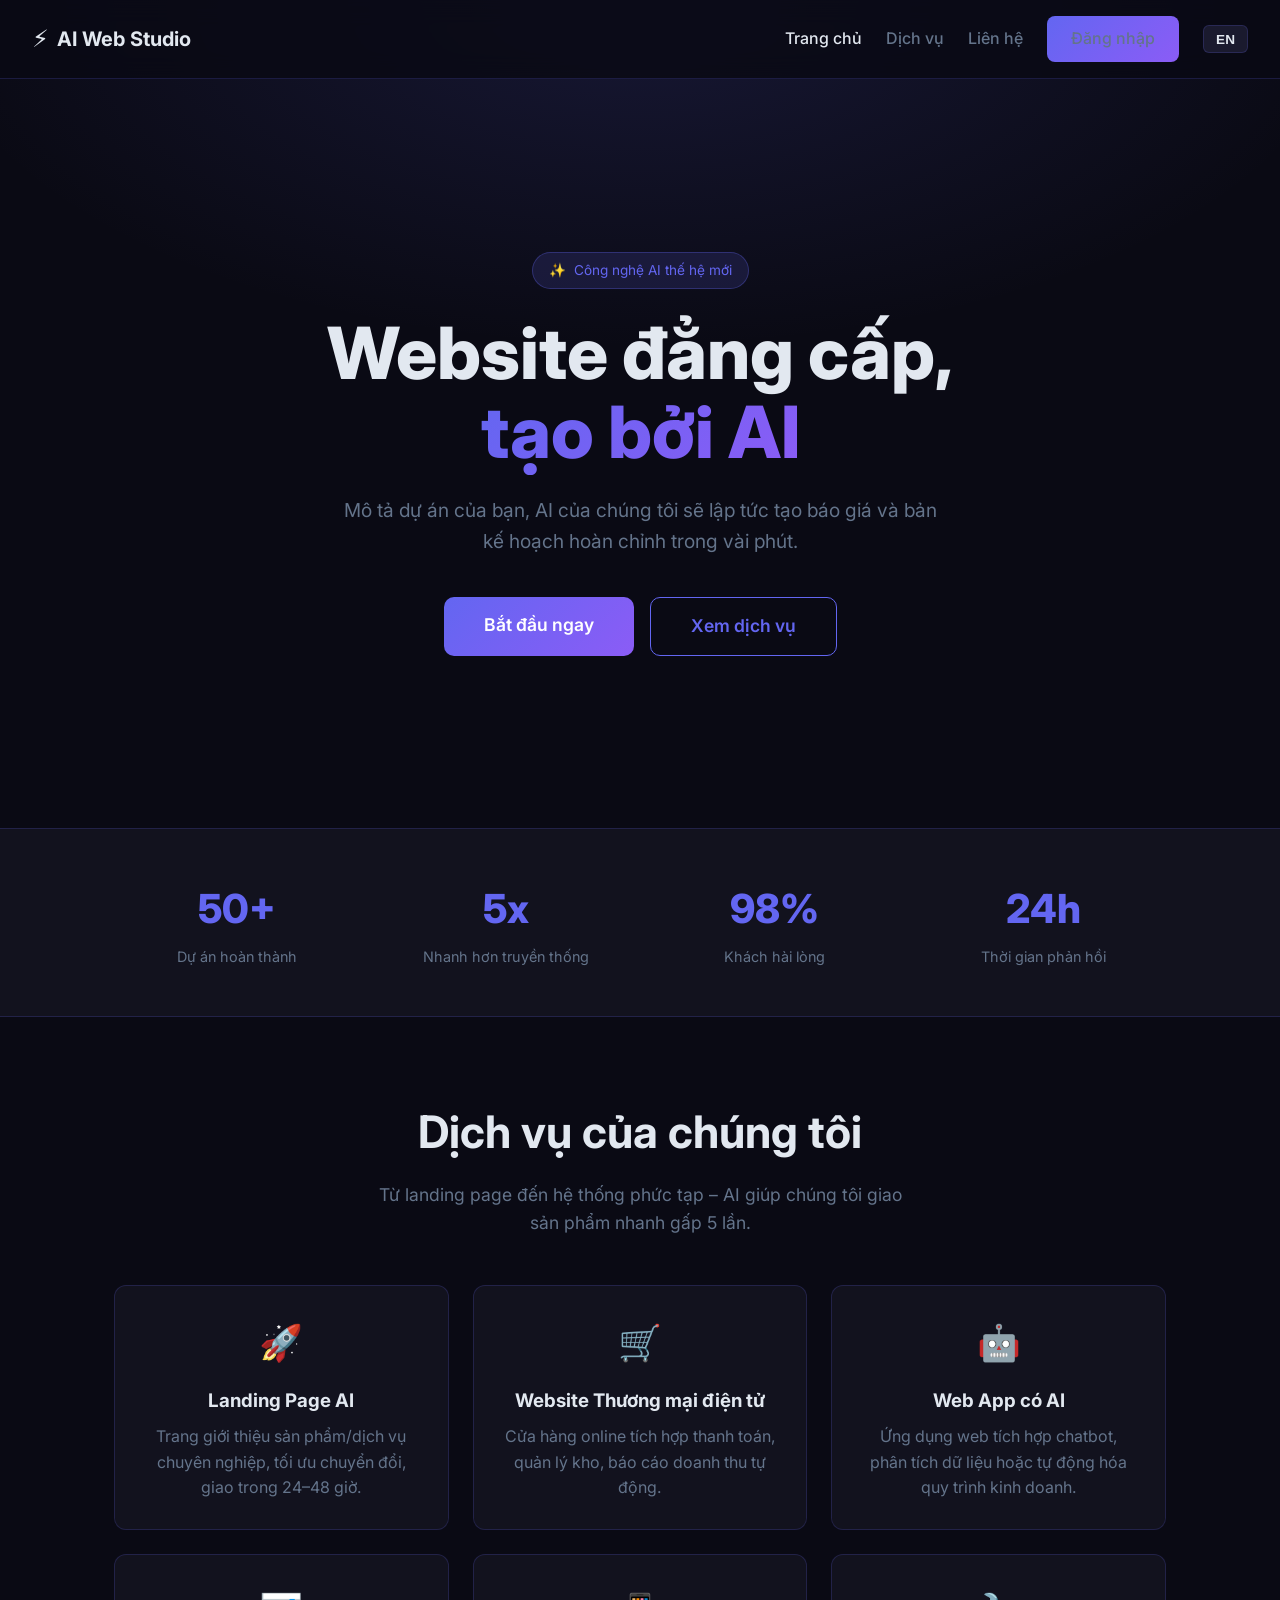
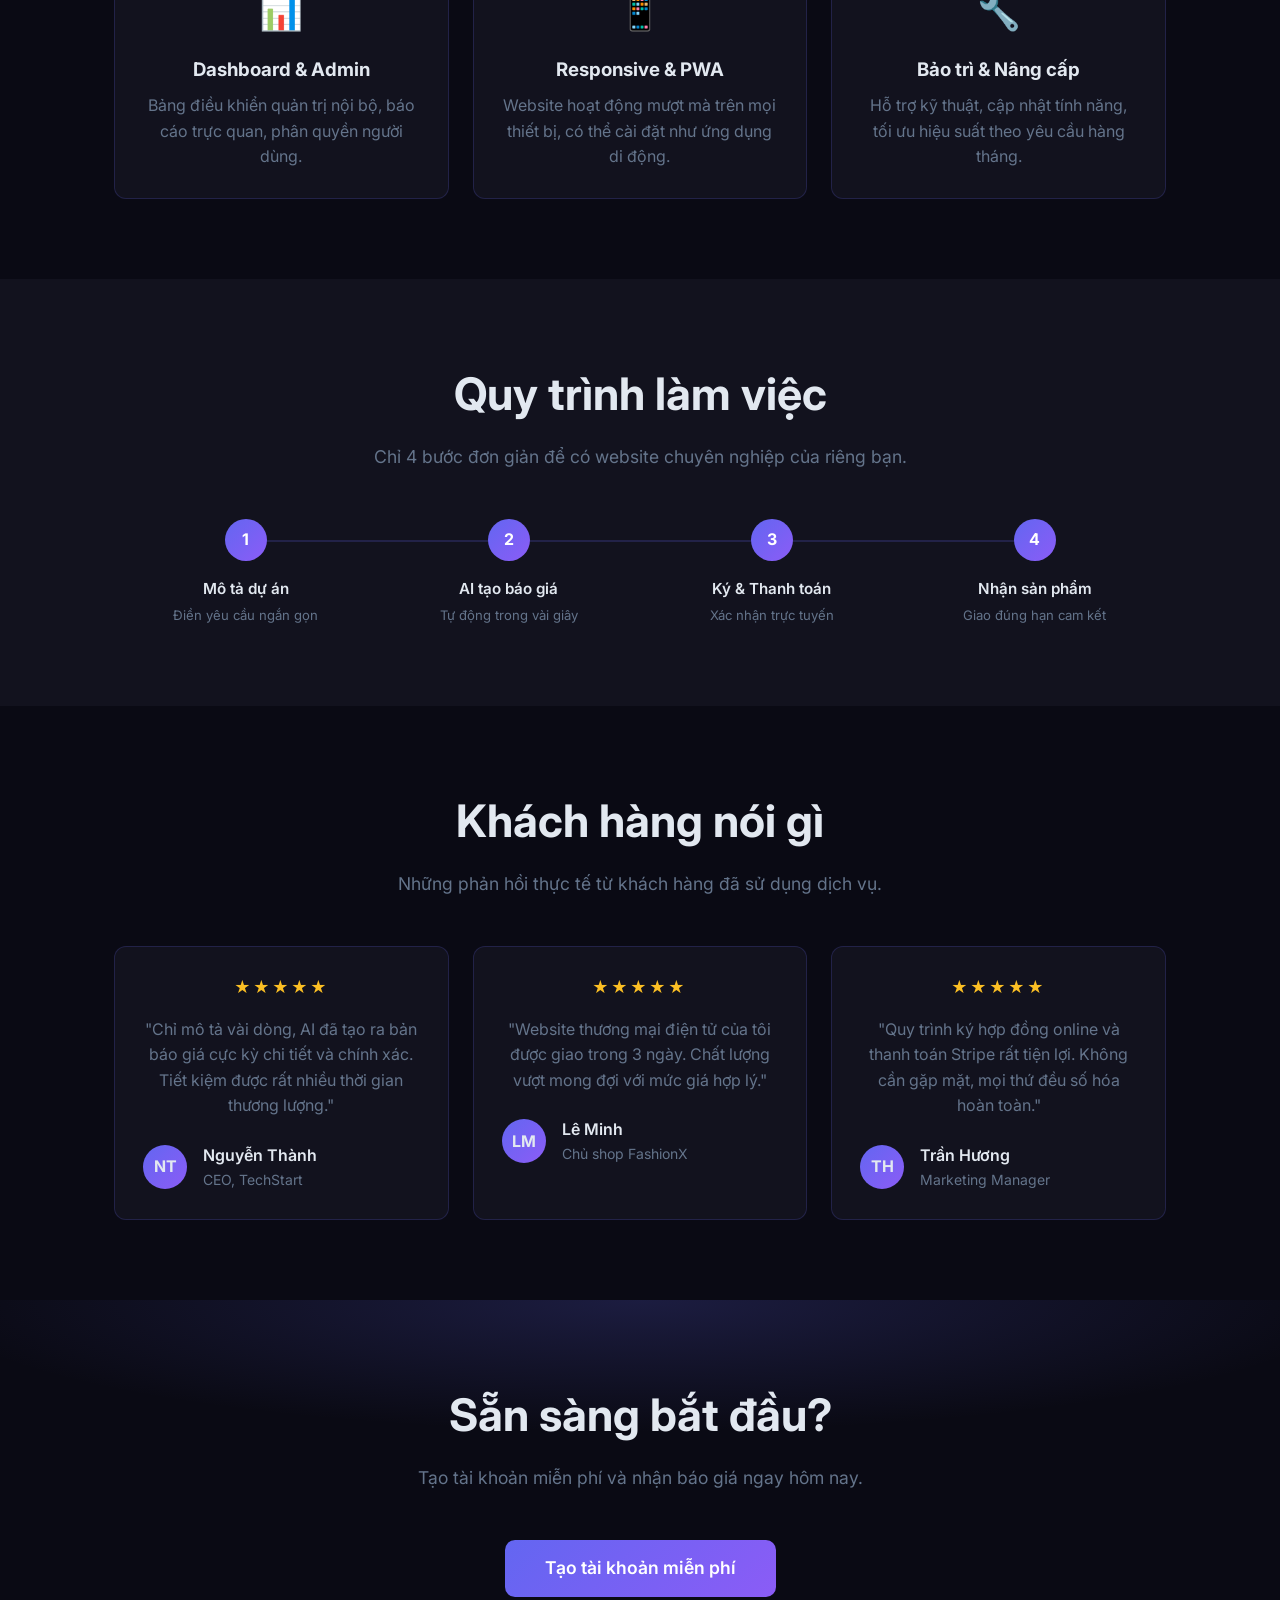
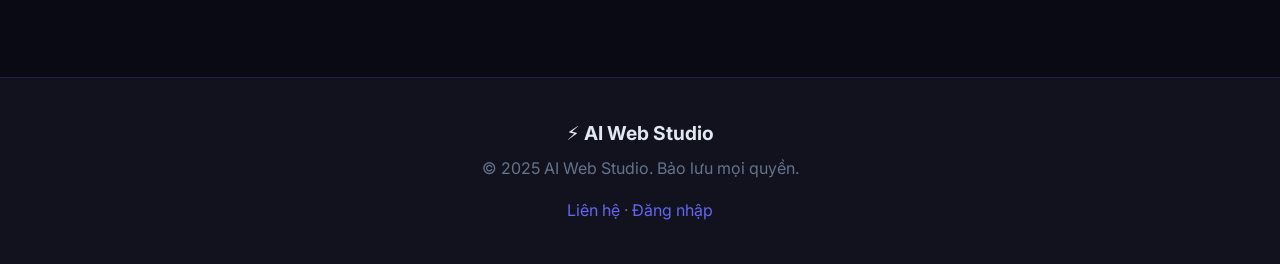
<file: index.html>
<!DOCTYPE html>
<html lang="vi">
<head>
  <meta charset="UTF-8" />
  <meta name="viewport" content="width=device-width, initial-scale=1.0" />
  <title>AI Web Studio – Thiết kế web bằng AI</title>
  <meta name="description" content="Chúng tôi xây dựng website chuyên nghiệp với sức mạnh AI – nhanh hơn, thông minh hơn, tốt hơn." />
  <link rel="preconnect" href="https://fonts.googleapis.com" />
  <link href="https://fonts.googleapis.com/css2?family=Inter:wght@400;500;600;700;800&display=swap" rel="stylesheet" />
  <link rel="stylesheet" href="/css/style.css" />
  <style>
    .service-icon { font-size: 2.2rem; margin-bottom: 1rem; }
    .stat-num { font-size: 2.5rem; font-weight: 800; color: var(--primary); }
    .stat-label { color: var(--muted); font-size: .9rem; margin-top: .25rem; }
    .testimonial-avatar { width: 44px; height: 44px; border-radius: 50%; background: linear-gradient(135deg, var(--primary), var(--accent)); display: flex; align-items: center; justify-content: center; font-weight: 700; flex-shrink: 0; }
    .stars { color: #fbbf24; letter-spacing: 2px; }
    .process-num { font-size: 3rem; font-weight: 800; color: rgba(99,102,241,.15); line-height: 1; }
  </style>
</head>
<body>
  <nav id="nav"></nav>

  <!-- HERO -->
  <section class="hero page">
    <div class="container">
      <div class="hero-badge">✨ <span id="hero_badge">Công nghệ AI thế hệ mới</span></div>
      <h1 id="hero_h1">Website đẳng cấp,<br /><span>tạo bởi AI</span></h1>
      <p id="hero_p">Mô tả dự án của bạn, AI của chúng tôi sẽ lập tức tạo báo giá và bản kế hoạch hoàn chỉnh trong vài phút.</p>
      <div class="hero-cta">
        <a href="/auth.html" class="btn-primary btn-lg" id="hero_cta1">Bắt đầu ngay</a>
        <a href="#services" class="btn-secondary btn-lg" id="hero_cta2">Xem dịch vụ</a>
      </div>
    </div>
  </section>

  <!-- STATS -->
  <section class="section-sm" style="background: var(--surface); border-top:1px solid var(--border); border-bottom:1px solid var(--border);">
    <div class="container">
      <div class="grid-4 text-center">
        <div><div class="stat-num">50+</div><div class="stat-label" id="stat1">Dự án hoàn thành</div></div>
        <div><div class="stat-num">5x</div><div class="stat-label" id="stat2">Nhanh hơn truyền thống</div></div>
        <div><div class="stat-num">98%</div><div class="stat-label" id="stat3">Khách hài lòng</div></div>
        <div><div class="stat-num">24h</div><div class="stat-label" id="stat4">Thời gian phản hồi</div></div>
      </div>
    </div>
  </section>

  <!-- SERVICES -->
  <section class="section" id="services">
    <div class="container text-center">
      <h2 class="section-title" id="svc_title">Dịch vụ của chúng tôi</h2>
      <p class="section-sub" id="svc_sub">Từ landing page đến hệ thống phức tạp – AI giúp chúng tôi giao sản phẩm nhanh gấp 5 lần.</p>
      <div class="grid-3">
        <div class="card">
          <div class="service-icon">🚀</div>
          <h3 id="svc1_title">Landing Page AI</h3>
          <p class="text-muted mt-1" id="svc1_desc">Trang giới thiệu sản phẩm/dịch vụ chuyên nghiệp, tối ưu chuyển đổi, giao trong 24–48 giờ.</p>
        </div>
        <div class="card">
          <div class="service-icon">🛒</div>
          <h3 id="svc2_title">Website Thương mại điện tử</h3>
          <p class="text-muted mt-1" id="svc2_desc">Cửa hàng online tích hợp thanh toán, quản lý kho, báo cáo doanh thu tự động.</p>
        </div>
        <div class="card">
          <div class="service-icon">🤖</div>
          <h3 id="svc3_title">Web App có AI</h3>
          <p class="text-muted mt-1" id="svc3_desc">Ứng dụng web tích hợp chatbot, phân tích dữ liệu hoặc tự động hóa quy trình kinh doanh.</p>
        </div>
        <div class="card">
          <div class="service-icon">📊</div>
          <h3 id="svc4_title">Dashboard & Admin</h3>
          <p class="text-muted mt-1" id="svc4_desc">Bảng điều khiển quản trị nội bộ, báo cáo trực quan, phân quyền người dùng.</p>
        </div>
        <div class="card">
          <div class="service-icon">📱</div>
          <h3 id="svc5_title">Responsive & PWA</h3>
          <p class="text-muted mt-1" id="svc5_desc">Website hoạt động mượt mà trên mọi thiết bị, có thể cài đặt như ứng dụng di động.</p>
        </div>
        <div class="card">
          <div class="service-icon">🔧</div>
          <h3 id="svc6_title">Bảo trì & Nâng cấp</h3>
          <p class="text-muted mt-1" id="svc6_desc">Hỗ trợ kỹ thuật, cập nhật tính năng, tối ưu hiệu suất theo yêu cầu hàng tháng.</p>
        </div>
      </div>
    </div>
  </section>

  <!-- HOW IT WORKS -->
  <section class="section" style="background: var(--surface);">
    <div class="container text-center">
      <h2 class="section-title" id="how_title">Quy trình làm việc</h2>
      <p class="section-sub" id="how_sub">Chỉ 4 bước đơn giản để có website chuyên nghiệp của riêng bạn.</p>
      <div class="steps mt-4">
        <div class="step"><h4 id="step1">Mô tả dự án</h4><p id="step1p">Điền yêu cầu ngắn gọn</p></div>
        <div class="step"><h4 id="step2">AI tạo báo giá</h4><p id="step2p">Tự động trong vài giây</p></div>
        <div class="step"><h4 id="step3">Ký & Thanh toán</h4><p id="step3p">Xác nhận trực tuyến</p></div>
        <div class="step"><h4 id="step4">Nhận sản phẩm</h4><p id="step4p">Giao đúng hạn cam kết</p></div>
      </div>
    </div>
  </section>

  <!-- TESTIMONIALS -->
  <section class="section">
    <div class="container text-center">
      <h2 class="section-title" id="testi_title">Khách hàng nói gì</h2>
      <p class="section-sub" id="testi_sub">Những phản hồi thực tế từ khách hàng đã sử dụng dịch vụ.</p>
      <div class="grid-3">
        <div class="card">
          <div class="stars">★★★★★</div>
          <p class="mt-2 text-muted">"Chỉ mô tả vài dòng, AI đã tạo ra bản báo giá cực kỳ chi tiết và chính xác. Tiết kiệm được rất nhiều thời gian thương lượng."</p>
          <div class="flex gap-2 mt-3" style="align-items:center">
            <div class="testimonial-avatar">NT</div>
            <div style="text-align:left"><div style="font-weight:600">Nguyễn Thành</div><div class="text-sm text-muted">CEO, TechStart</div></div>
          </div>
        </div>
        <div class="card">
          <div class="stars">★★★★★</div>
          <p class="mt-2 text-muted">"Website thương mại điện tử của tôi được giao trong 3 ngày. Chất lượng vượt mong đợi với mức giá hợp lý."</p>
          <div class="flex gap-2 mt-3" style="align-items:center">
            <div class="testimonial-avatar">LM</div>
            <div style="text-align:left"><div style="font-weight:600">Lê Minh</div><div class="text-sm text-muted">Chủ shop FashionX</div></div>
          </div>
        </div>
        <div class="card">
          <div class="stars">★★★★★</div>
          <p class="mt-2 text-muted">"Quy trình ký hợp đồng online và thanh toán Stripe rất tiện lợi. Không cần gặp mặt, mọi thứ đều số hóa hoàn toàn."</p>
          <div class="flex gap-2 mt-3" style="align-items:center">
            <div class="testimonial-avatar">TH</div>
            <div style="text-align:left"><div style="font-weight:600">Trần Hương</div><div class="text-sm text-muted">Marketing Manager</div></div>
          </div>
        </div>
      </div>
    </div>
  </section>

  <!-- CTA FINAL -->
  <section class="section" style="background: radial-gradient(ellipse 80% 50% at 50% 0%, rgba(99,102,241,.2) 0%, transparent 70%);">
    <div class="container text-center">
      <h2 class="section-title" id="cta_title">Sẵn sàng bắt đầu?</h2>
      <p class="section-sub" id="cta_sub">Tạo tài khoản miễn phí và nhận báo giá ngay hôm nay.</p>
      <a href="/auth.html" class="btn-primary btn-lg" id="cta_btn">Tạo tài khoản miễn phí</a>
    </div>
  </section>

  <footer>
    <div class="container">
      <div class="footer-brand">⚡ AI Web Studio</div>
      <p id="footer_copy"></p>
      <p class="mt-2"><a href="/contact.html" id="footer_contact">Liên hệ</a> · <a href="/auth.html" id="footer_privacy">Đăng nhập</a></p>
    </div>
  </footer>

  <script src="/js/supabase.min.js"></script>
  <script src="/js/config.js"></script>
  <script src="/js/page-index.js"></script>
</body>
</html>
</file>
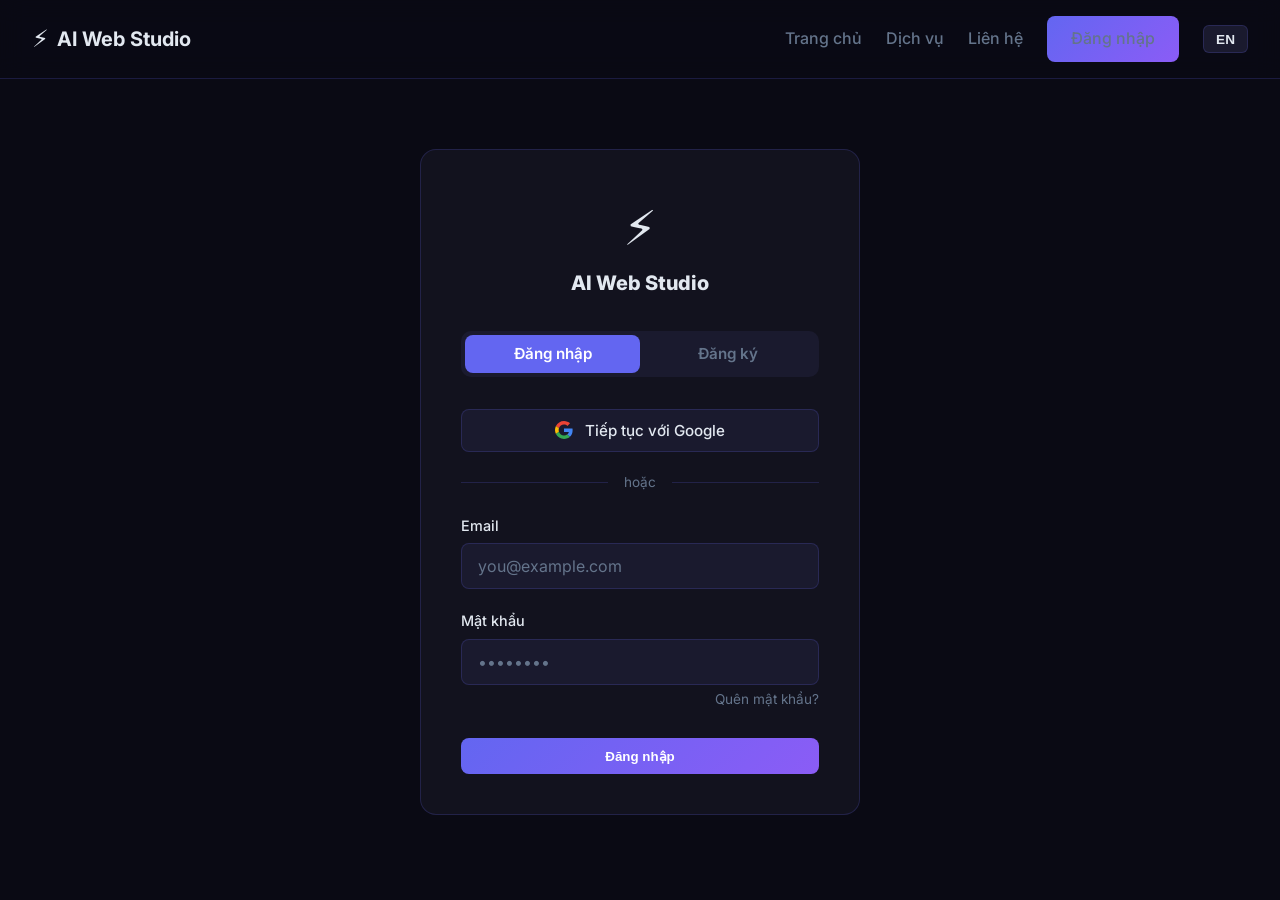
<file: auth.html>
<!DOCTYPE html>
<html lang="vi">
<head>
  <meta charset="UTF-8" />
  <meta name="viewport" content="width=device-width, initial-scale=1.0" />
  <title>AI Web Studio – Đăng nhập / Đăng ký</title>
  <link rel="preconnect" href="https://fonts.googleapis.com" />
  <link href="https://fonts.googleapis.com/css2?family=Inter:wght@400;500;600;700;800&display=swap" rel="stylesheet" />
  <link rel="stylesheet" href="/css/style.css" />
  <style>
    .auth-wrap { min-height: 100vh; display: flex; align-items: center; justify-content: center; padding: 6rem 1.5rem 2rem; }
    .auth-card { width: 100%; max-width: 440px; background: var(--surface); border: 1px solid var(--border); border-radius: 16px; padding: 2.5rem; }
    .auth-logo { text-align: center; margin-bottom: 2rem; }
    .auth-logo .icon { font-size: 3rem; display: block; }
    .auth-tabs { display: flex; background: var(--surface2); border-radius: 10px; padding: 4px; margin-bottom: 2rem; }
    .auth-tab { flex: 1; text-align: center; padding: .6rem; border-radius: 8px; cursor: pointer; font-weight: 600; color: var(--muted); transition: background .2s, color .2s; border: none; background: none; font-family: inherit; font-size: .95rem; }
    .auth-tab.active { background: var(--primary); color: #fff; }
    .divider-or { display: flex; align-items: center; gap: 1rem; margin: 1.25rem 0; color: var(--muted); font-size: .85rem; }
    .divider-or::before, .divider-or::after { content:''; flex:1; height:1px; background: var(--border); }
    .social-btn { width: 100%; display: flex; align-items: center; justify-content: center; gap: .75rem; padding: .7rem; background: var(--surface2); border: 1px solid var(--border); border-radius: 8px; color: var(--text); font-weight: 500; cursor: pointer; transition: border-color .2s; font-family: inherit; font-size: .95rem; }
    .social-btn:hover { border-color: var(--primary); }
    .forgot-link { font-size: .85rem; color: var(--muted); text-align: right; display: block; margin-top: .25rem; }
    .forgot-link:hover { color: var(--primary); }
  </style>
</head>
<body>
  <nav id="nav"></nav>

  <div class="auth-wrap">
    <div class="auth-card">
      <div class="auth-logo">
        <span class="icon">⚡</span>
        <span style="font-size:1.25rem;font-weight:800;">AI Web Studio</span>
      </div>

      <div class="auth-tabs">
        <button class="auth-tab active" id="tab-login"><span id="tab_login">Đăng nhập</span></button>
        <button class="auth-tab" id="tab-register"><span id="tab_register">Đăng ký</span></button>
      </div>

      <div id="alert-box"></div>

      <!-- Google SSO -->
      <button class="social-btn">
        <svg width="18" height="18" viewBox="0 0 48 48"><path fill="#EA4335" d="M24 9.5c3.54 0 6.71 1.22 9.21 3.6l6.85-6.85C35.9 2.38 30.47 0 24 0 14.62 0 6.51 5.38 2.56 13.22l7.98 6.19C12.43 13.72 17.74 9.5 24 9.5z"/><path fill="#4285F4" d="M46.98 24.55c0-1.57-.15-3.09-.38-4.55H24v9.02h12.94c-.58 2.96-2.26 5.48-4.78 7.18l7.73 6c4.51-4.18 7.09-10.36 7.09-17.65z"/><path fill="#FBBC05" d="M10.53 28.59c-.48-1.45-.76-2.99-.76-4.59s.27-3.14.76-4.59l-7.98-6.19C.92 16.46 0 20.12 0 24c0 3.88.92 7.54 2.56 10.78l7.97-6.19z"/><path fill="#34A853" d="M24 48c6.48 0 11.93-2.13 15.89-5.81l-7.73-6c-2.15 1.45-4.92 2.3-8.16 2.3-6.26 0-11.57-4.22-13.47-9.91l-7.98 6.19C6.51 42.62 14.62 48 24 48z"/></svg>
        <span id="google_btn">Tiếp tục với Google</span>
      </button>

      <div class="divider-or"><span id="or_text">hoặc</span></div>

      <!-- LOGIN FORM -->
      <form id="form-login">
        <div class="form-group">
          <label id="email_label">Email</label>
          <input type="email" class="form-control" id="login-email" placeholder="you@example.com" required />
        </div>
        <div class="form-group">
          <label id="pass_label">Mật khẩu</label>
          <input type="password" class="form-control" id="login-password" placeholder="••••••••" required />
          <a href="#" class="forgot-link" id="forgot_link">Quên mật khẩu?</a>
        </div>
        <button type="submit" class="btn-primary" style="width:100%;margin-top:.5rem" id="login_btn">Đăng nhập</button>
      </form>

      <!-- REGISTER FORM -->
      <form id="form-register" style="display:none">
        <div class="form-group">
          <label id="name_label">Họ và tên</label>
          <input type="text" class="form-control" id="reg-name" placeholder="Nguyễn Văn A" required />
        </div>
        <div class="form-group">
          <label>Email</label>
          <input type="email" class="form-control" id="reg-email" placeholder="you@example.com" required />
        </div>
        <div class="form-group">
          <label id="reg_pass_label">Mật khẩu</label>
          <input type="password" class="form-control" id="reg-password" placeholder="Ít nhất 8 ký tự" minlength="8" required />
        </div>
        <button type="submit" class="btn-primary" style="width:100%;margin-top:.5rem" id="register_btn">Tạo tài khoản</button>
      </form>
    </div>
  </div>

  <script src="/js/supabase.min.js"></script>
  <script src="/js/config.js"></script>
  <script src="/js/page-auth.js"></script>
</body>
</html>
</file>
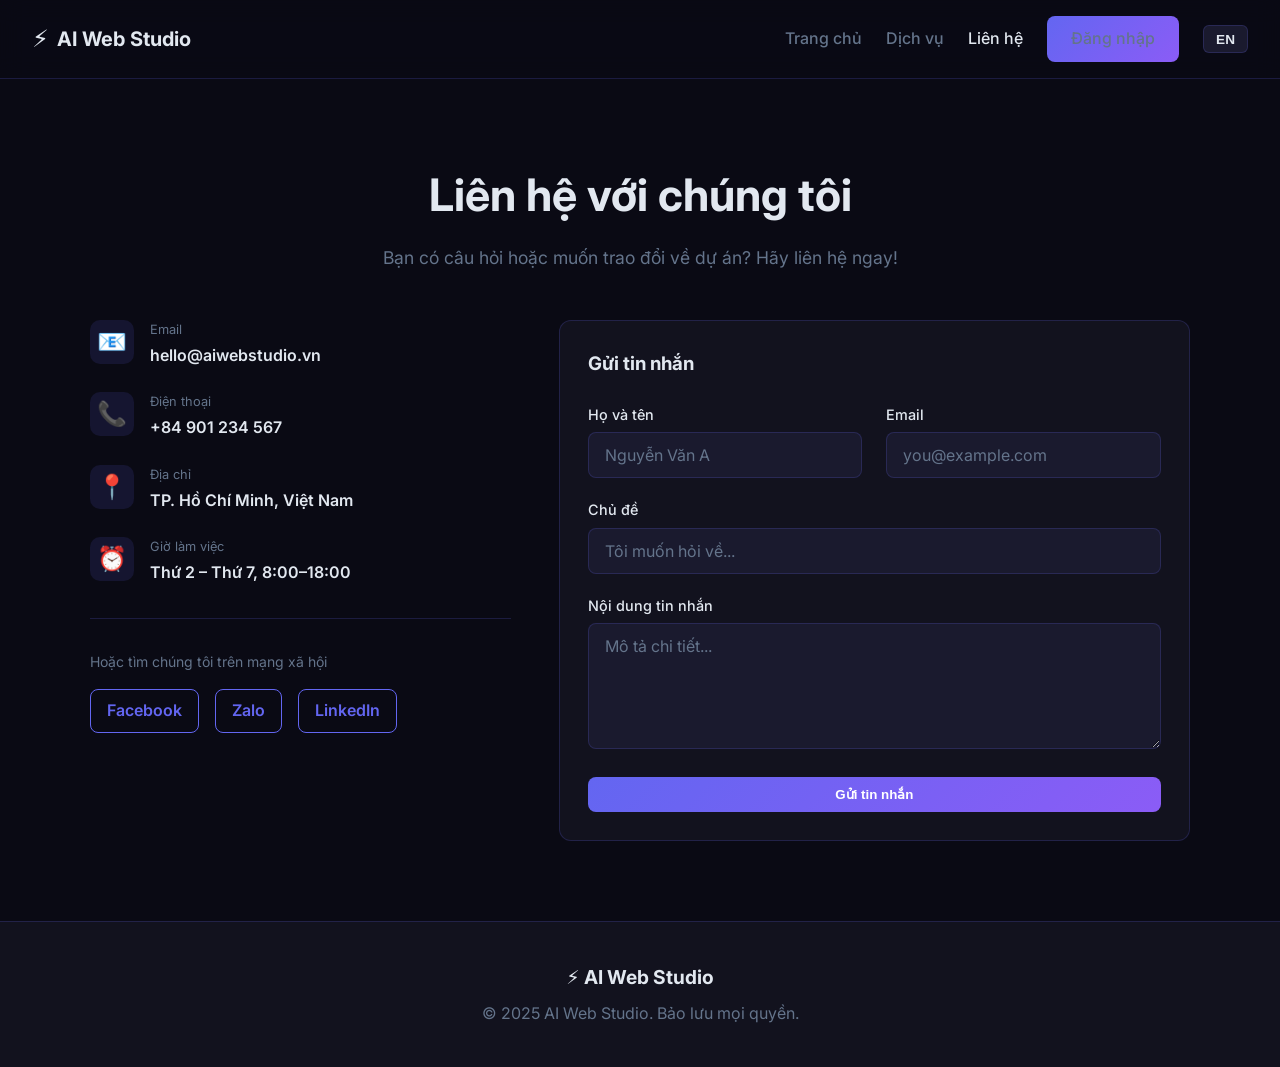
<file: contact.html>
﻿<!DOCTYPE html>
<html lang="vi">
<head>
  <meta charset="UTF-8" />
  <meta name="viewport" content="width=device-width, initial-scale=1.0" />
  <title>AI Web Studio – Liên hệ</title>
  <link rel="preconnect" href="https://fonts.googleapis.com" />
  <link href="https://fonts.googleapis.com/css2?family=Inter:wght@400;500;600;700;800&display=swap" rel="stylesheet" />
  <link rel="stylesheet" href="/css/style.css" />
  <style>
    .contact-wrap { display:grid; grid-template-columns:1fr 1.5fr; gap:3rem; align-items:start; }
    @media(max-width:768px){ .contact-wrap{ grid-template-columns:1fr; } }
    .info-item { display:flex; gap:1rem; align-items:flex-start; margin-bottom:1.5rem; }
    .info-icon { font-size:1.5rem; flex-shrink:0; width:44px; height:44px; background:rgba(99,102,241,.12); border-radius:10px; display:flex; align-items:center; justify-content:center; }
    .info-label { font-size:.8rem; color:var(--muted); margin-bottom:.15rem; }
    .info-val { font-weight:600; }
  </style>
</head>
<body>
  <nav id="nav"></nav>

  <div class="page">
    <div class="container section">
      <div class="text-center mb-4">
        <h1 class="section-title" id="page_title">Liên hệ với chúng tôi</h1>
        <p class="section-sub" id="page_sub">Bạn có câu hỏi hoặc muốn trao đổi về dự án? Hãy liên hệ ngay!</p>
      </div>

      <div class="contact-wrap">
        <!-- INFO -->
        <div>
          <div class="info-item">
            <div class="info-icon">📧</div>
            <div>
              <div class="info-label" id="lbl_email">Email</div>
              <div class="info-val">hello@aiwebstudio.vn</div>
            </div>
          </div>
          <div class="info-item">
            <div class="info-icon">📞</div>
            <div>
              <div class="info-label" id="lbl_phone">Điện thoại</div>
              <div class="info-val">+84 901 234 567</div>
            </div>
          </div>
          <div class="info-item">
            <div class="info-icon">📍</div>
            <div>
              <div class="info-label" id="lbl_addr">Địa chỉ</div>
              <div class="info-val">TP. Hồ Chí Minh, Việt Nam</div>
            </div>
          </div>
          <div class="info-item">
            <div class="info-icon">⏰</div>
            <div>
              <div class="info-label" id="lbl_hours">Giờ làm việc</div>
              <div class="info-val" id="hours_val">Thứ 2 – Thứ 7, 8:00–18:00</div>
            </div>
          </div>

          <div class="divider"></div>
          <p class="text-muted text-sm" id="social_label">Hoặc tìm chúng tôi trên mạng xã hội</p>
          <div class="flex gap-2 mt-2">
            <a href="#" class="btn-secondary" style="padding:.5rem 1rem">Facebook</a>
            <a href="#" class="btn-secondary" style="padding:.5rem 1rem">Zalo</a>
            <a href="#" class="btn-secondary" style="padding:.5rem 1rem">LinkedIn</a>
          </div>
        </div>

        <!-- FORM -->
        <div class="card">
          <h3 style="font-weight:700;margin-bottom:1.5rem" id="form_title">Gửi tin nhắn</h3>
          <div id="alert-box"></div>
          <form id="contact-form">
            <div class="grid-2">
              <div class="form-group">
                <label id="lbl_name">Họ và tên</label>
                <input type="text" class="form-control" id="c-name" placeholder="Nguyễn Văn A" required />
              </div>
              <div class="form-group">
                <label id="lbl_c_email">Email</label>
                <input type="email" class="form-control" id="c-email" placeholder="you@example.com" required />
              </div>
            </div>
            <div class="form-group">
              <label id="lbl_subject">Chủ đề</label>
              <input type="text" class="form-control" id="c-subject" placeholder="Tôi muốn hỏi về..." required />
            </div>
            <div class="form-group">
              <label id="lbl_message">Nội dung tin nhắn</label>
              <textarea class="form-control" id="c-message" rows="5" placeholder="Mô tả chi tiết..." required></textarea>
            </div>
            <button type="submit" class="btn-primary" style="width:100%" id="send_btn">Gửi tin nhắn</button>
          </form>
        </div>
      </div>
    </div>
  </div>

  <footer>
    <div class="container">
      <div class="footer-brand">⚡ AI Web Studio</div>
      <p id="footer_copy"></p>
    </div>
  </footer>

  <script src="/js/supabase.min.js"></script>
  <script src="/js/config.js"></script>
  <script src="/js/page-contact.js"></script>
</body>
</html>
</file>
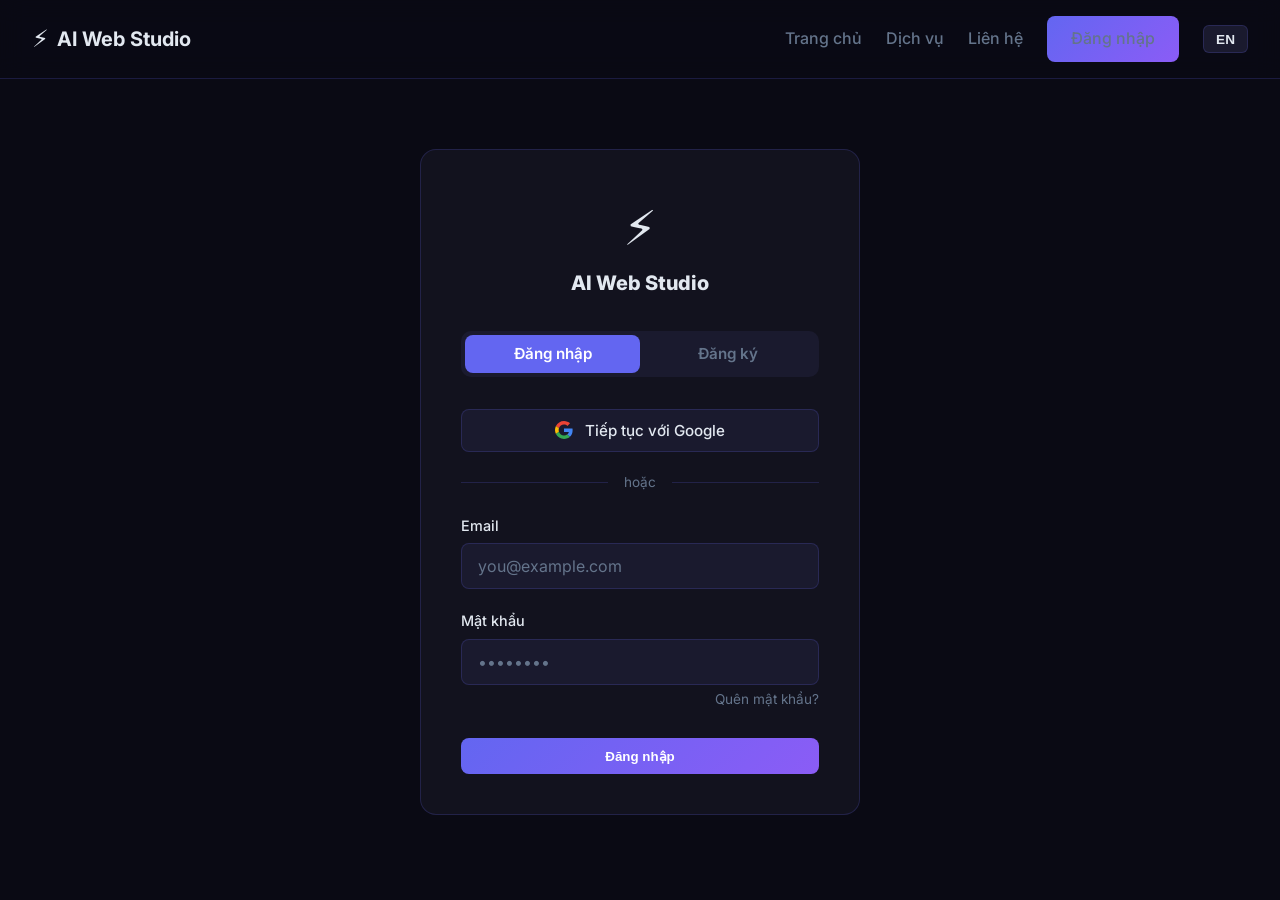
<file: dashboard.html>
<!DOCTYPE html>
<html lang="vi">
<head>
  <meta charset="UTF-8" />
  <meta name="viewport" content="width=device-width, initial-scale=1.0" />
  <title>AI Web Studio – Dashboard</title>
  <link rel="preconnect" href="https://fonts.googleapis.com" />
  <link href="https://fonts.googleapis.com/css2?family=Inter:wght@400;500;600;700;800&display=swap" rel="stylesheet" />
  <link rel="stylesheet" href="/css/style.css" />
  <style>
    .dash-header { display:flex; justify-content:space-between; align-items:center; flex-wrap:wrap; gap:1rem; margin-bottom:2.5rem; }
    .project-card { cursor:pointer; transition:transform .15s, border-color .15s; }
    .project-card:hover { transform:translateY(-3px); border-color: var(--primary); }
    .project-meta { display:flex; justify-content:space-between; align-items:center; margin-top:1rem; flex-wrap:wrap; gap:.5rem; }
    .project-date { font-size:.8rem; color:var(--muted); }
    .project-title { font-weight:700; font-size:1.05rem; margin-bottom:.4rem; }
    .project-desc { color:var(--muted); font-size:.9rem; line-height:1.5; display:-webkit-box; -webkit-line-clamp:2; -webkit-box-orient:vertical; overflow:hidden; }
    .greeting { font-size:1.5rem; font-weight:700; }
    .greeting span { color:var(--primary); }
  </style>
</head>
<body>
  <nav id="nav"></nav>

  <div class="page">
    <div class="container section-sm">

      <div class="dash-header">
        <div>
          <div class="greeting" id="greeting"></div>
          <p class="text-muted mt-1" id="dash_sub">Đây là danh sách các dự án của bạn.</p>
        </div>
        <a href="/new-project.html" class="btn-primary" id="new_project_btn">+ Dự án mới</a>
      </div>

      <!-- STATS ROW -->
      <div class="grid-4 mb-4" id="stats-row">
        <div class="card text-center">
          <div style="font-size:2rem;font-weight:800;color:var(--primary)" id="count-total">–</div>
          <div class="text-muted text-sm mt-1" id="lbl_total">Tổng dự án</div>
        </div>
        <div class="card text-center">
          <div style="font-size:2rem;font-weight:800;color:#fbbf24" id="count-pending">–</div>
          <div class="text-muted text-sm mt-1" id="lbl_pending">Chờ báo giá</div>
        </div>
        <div class="card text-center">
          <div style="font-size:2rem;font-weight:800;color:#818cf8" id="count-quoted">–</div>
          <div class="text-muted text-sm mt-1" id="lbl_quoted">Đã có báo giá</div>
        </div>
        <div class="card text-center">
          <div style="font-size:2rem;font-weight:800;color:var(--success)" id="count-paid">–</div>
          <div class="text-muted text-sm mt-1" id="lbl_paid">Đã thanh toán</div>
        </div>
      </div>

      <div id="alert-box"></div>
      <div id="projects-container"></div>
    </div>
  </div>

  <footer>
    <div class="container">
      <p id="footer_copy"></p>
    </div>
  </footer>

  <script src="/js/supabase.min.js"></script>
  <script src="/js/config.js"></script>
  <script src="/js/page-dashboard.js"></script>
</body>
</html>
</file>
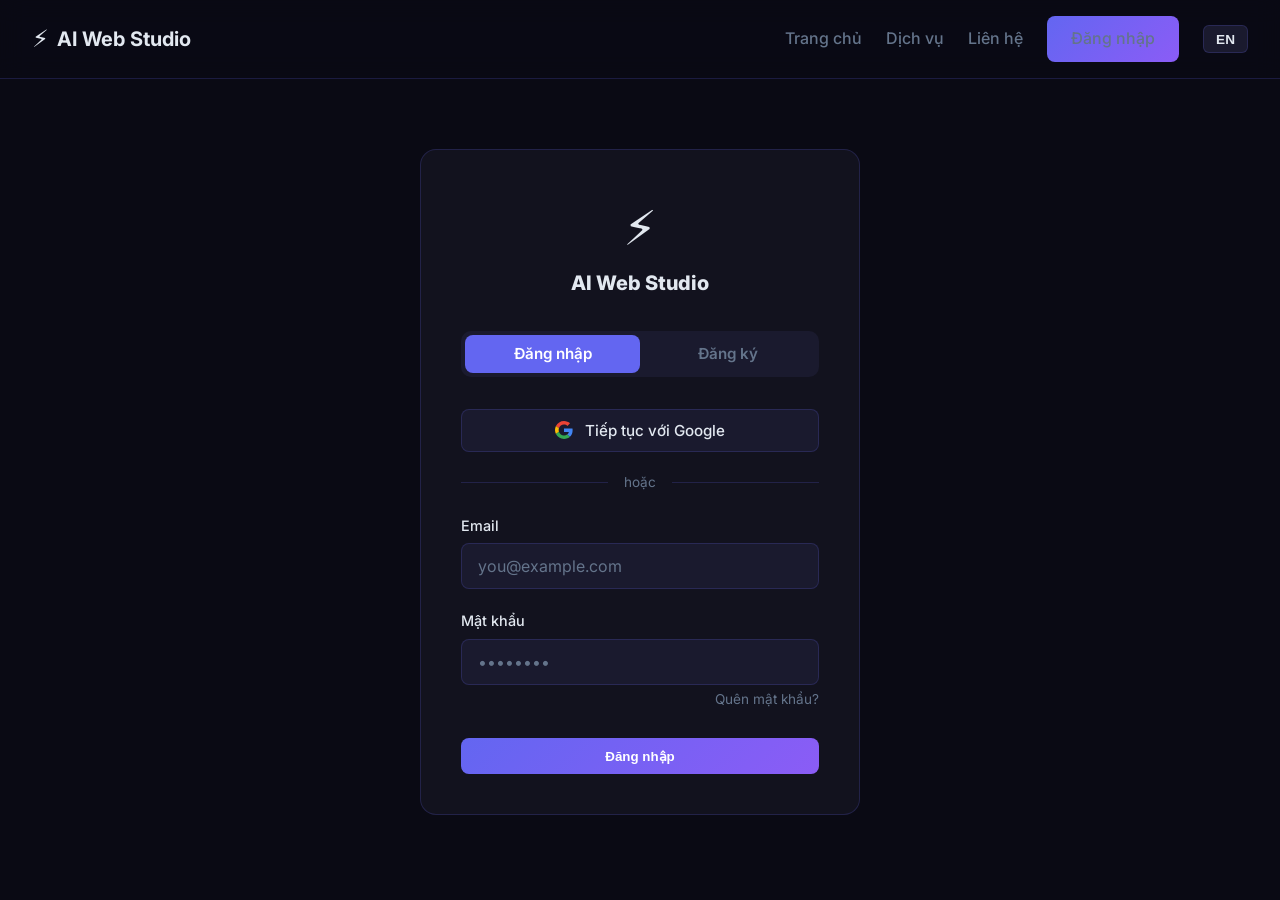
<file: new-project.html>
<!DOCTYPE html>
<html lang="vi">
<head>
  <meta charset="UTF-8" />
  <meta name="viewport" content="width=device-width, initial-scale=1.0" />
  <title>AI Web Studio – Tạo dự án mới</title>
  <link rel="preconnect" href="https://fonts.googleapis.com" />
  <link href="https://fonts.googleapis.com/css2?family=Inter:wght@400;500;600;700;800&display=swap" rel="stylesheet" />
  <link rel="stylesheet" href="/css/style.css" />
  <style>
    .np-wrap { max-width:720px; margin:0 auto; }
    .ai-thinking { display:none; text-align:center; padding:3rem 0; }
    .ai-thinking .robot { font-size:4rem; animation:bob 1s ease-in-out infinite alternate; display:block; }
    @keyframes bob { from{transform:translateY(0)} to{transform:translateY(-10px)} }
    .ai-thinking p { color:var(--muted); margin-top:.75rem; }
    .tag-btn { background:var(--surface2); border:1px solid var(--border); color:var(--muted); border-radius:999px; padding:.35rem .85rem; font-size:.83rem; cursor:pointer; transition:all .2s; }
    .tag-btn:hover,.tag-btn.active { background:var(--primary); border-color:var(--primary); color:#fff; }
    .tags-row { display:flex; flex-wrap:wrap; gap:.5rem; margin-bottom:1.25rem; }
    .char-count { text-align:right; font-size:.78rem; color:var(--muted); margin-top:.25rem; }
  </style>
</head>
<body>
  <nav id="nav"></nav>

  <div class="page">
    <div class="container section-sm">
      <div class="np-wrap">
        <div class="mb-4">
          <a href="/dashboard.html" class="text-muted text-sm" id="back_link">← Quay lại Dashboard</a>
          <h1 style="font-size:2rem;font-weight:800;margin-top:.75rem" id="page_title">Tạo yêu cầu dự án mới</h1>
          <p class="text-muted mt-1" id="page_sub">Mô tả ngắn gọn – AI sẽ tự động tạo bản báo giá chi tiết cho bạn.</p>
        </div>

        <div id="alert-box"></div>

        <!-- FORM -->
        <form id="project-form">
          <div class="card">
            <div class="form-group">
              <label id="lbl_title">Tên dự án / sản phẩm</label>
              <input type="text" class="form-control" id="proj-title" placeholder="VD: Website bán hàng thời trang, App đặt lịch..." required maxlength="100" />
            </div>

            <div class="form-group">
              <label id="lbl_type">Loại website</label>
              <div class="tags-row" id="type-tags">
                <button type="button" class="tag-btn" data-val="landing">Landing Page</button>
                <button type="button" class="tag-btn" data-val="ecommerce">E-commerce</button>
                <button type="button" class="tag-btn" data-val="webapp">Web App</button>
                <button type="button" class="tag-btn" data-val="blog">Blog / Portfolio</button>
                <button type="button" class="tag-btn" data-val="corporate">Corporate</button>
                <button type="button" class="tag-btn" data-val="other">Khác</button>
              </div>
              <input type="hidden" id="proj-type" />
            </div>

            <div class="form-group">
              <label id="lbl_desc">Mô tả chi tiết yêu cầu</label>
              <textarea class="form-control" id="proj-desc" rows="6"
                placeholder="VD: Tôi cần một website bán quần áo thời trang nữ, có giỏ hàng, thanh toán online qua VNPay và Momo, tích hợp chat tư vấn, giao diện hiện đại tone màu hồng pastel, mobile-first..."
                required maxlength="2000"></textarea>
              <div class="char-count"><span id="count-desc">0</span>/2000</div>
            </div>

            <div class="form-group">
              <label id="lbl_budget">Ngân sách dự kiến (không bắt buộc)</label>
              <div class="tags-row" id="budget-tags">
                <button type="button" class="tag-btn" data-val="under5m" id="b1">Dưới 5 triệu</button>
                <button type="button" class="tag-btn" data-val="5-15m" id="b2">5–15 triệu</button>
                <button type="button" class="tag-btn" data-val="15-30m" id="b3">15–30 triệu</button>
                <button type="button" class="tag-btn" data-val="over30m" id="b4">Trên 30 triệu</button>
              </div>
              <input type="hidden" id="proj-budget" />
            </div>

            <div class="form-group">
              <label id="lbl_deadline">Thời gian mong muốn hoàn thành</label>
              <select class="form-control" id="proj-deadline">
                <option value="asap" id="d1">Càng sớm càng tốt</option>
                <option value="1week" id="d2">Trong 1 tuần</option>
                <option value="2weeks" id="d3">Trong 2 tuần</option>
                <option value="1month" id="d4">Trong 1 tháng</option>
                <option value="flexible" id="d5">Linh hoạt</option>
              </select>
            </div>

            <button type="submit" class="btn-primary btn-lg" style="width:100%" id="submit_btn">
              🤖 Gửi yêu cầu & để AI tạo báo giá
            </button>
          </div>
        </form>

        <!-- AI THINKING -->
        <div class="ai-thinking" id="ai-thinking">
          <span class="robot">🤖</span>
          <h3 id="ai_thinking_title">AI đang phân tích yêu cầu của bạn...</h3>
          <p id="ai_thinking_sub">Thường mất 10–20 giây. Vui lòng đợi.</p>
          <div class="spinner"></div>
        </div>
      </div>
    </div>
  </div>

  <script src="/js/supabase.min.js"></script>
  <script src="/js/config.js"></script>
  <script src="/js/page-new-project.js"></script>
</body>
</html>
</file>
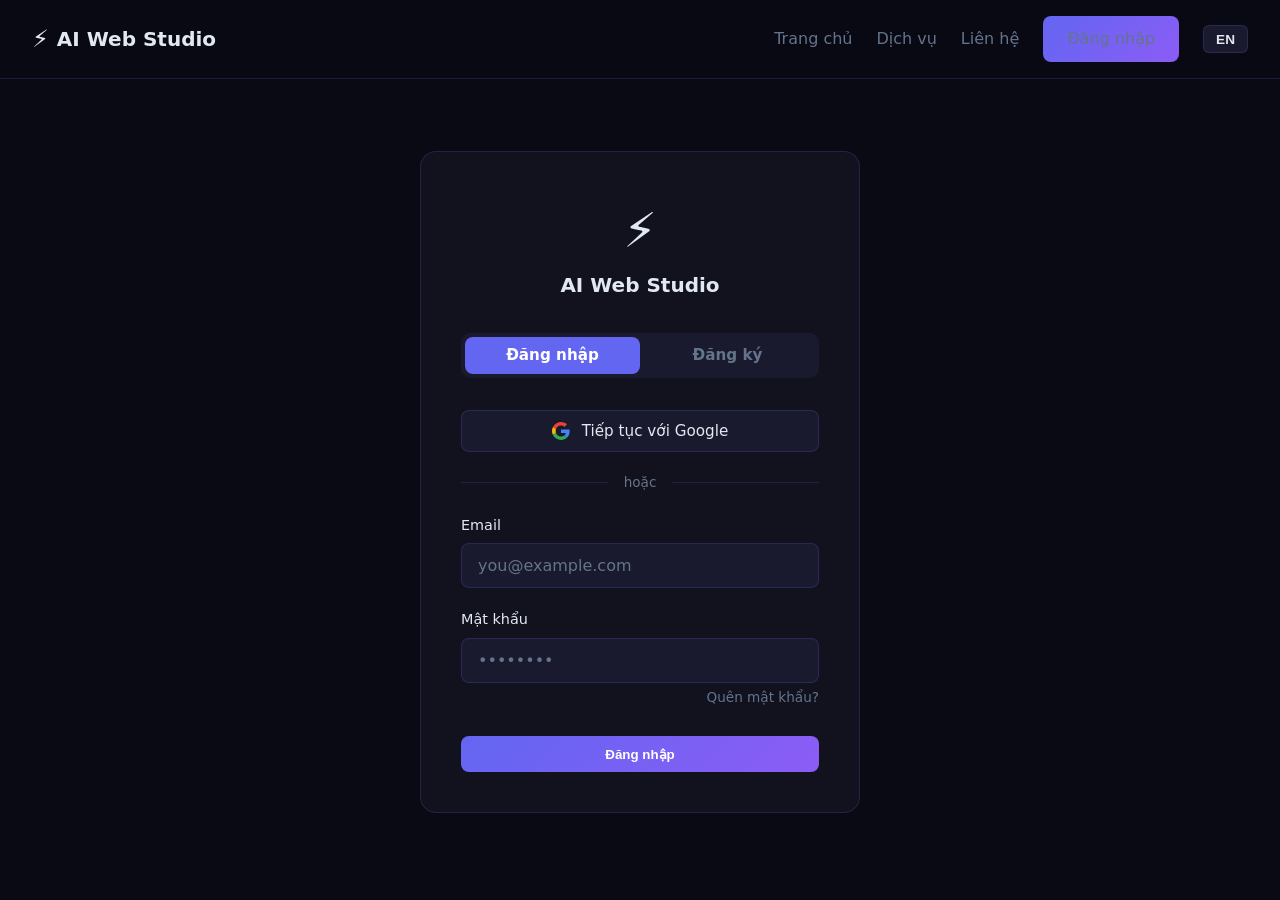
<file: quote.html>
﻿<!DOCTYPE html>
<html lang="vi">
<head>
  <meta charset="UTF-8" />
  <meta name="viewport" content="width=device-width, initial-scale=1.0" />
  <title>AI Web Studio – Xem báo giá</title>
  <link rel="preconnect" href="https://fonts.googleapis.com" />
  <link href="https://fonts.googleapis.com/css2?family=Inter:wght@400;500;600;700;800&display=swap" rel="stylesheet" />
  <link rel="stylesheet" href="/css/style.css" />
  <style>
    .quote-wrap { max-width:800px; margin:0 auto; }
    .quote-header { background:linear-gradient(135deg,var(--primary),var(--accent)); border-radius:var(--radius); padding:2rem; margin-bottom:1.5rem; color:#fff; }
    .quote-header h2 { font-size:1.5rem; font-weight:700; }
    .quote-header .meta { opacity:.85; font-size:.9rem; margin-top:.5rem; }
    .section-label { font-size:.75rem; font-weight:700; text-transform:uppercase; letter-spacing:.08em; color:var(--muted); margin-bottom:.75rem; }
    .feature-item { display:flex; gap:.75rem; padding:.5rem 0; border-bottom:1px solid var(--border); }
    .feature-item:last-child { border-bottom:none; }
    .feature-check { color:var(--success); flex-shrink:0; }
    .sign-area { position:relative; }
    .sign-controls { display:flex; gap:.75rem; margin-top:.75rem; flex-wrap:wrap; }
    #signatureCanvas { height:160px; }
    .stripe-logos { display:flex; gap:.5rem; align-items:center; flex-wrap:wrap; margin-top:.75rem; }
    .stripe-logos img { height:24px; opacity:.7; }
    .pay-note { font-size:.8rem; color:var(--muted); }
  </style>
</head>
<body>
  <nav id="nav"></nav>

  <div class="page">
    <div class="container section-sm">
      <div class="quote-wrap">
        <a href="/dashboard.html" class="text-muted text-sm" id="back_link">← Quay lại Dashboard</a>

        <div id="alert-box" class="mt-2"></div>
        <div id="spinner" class="spinner mt-4"></div>
        <div id="quote-content" style="display:none"></div>
      </div>
    </div>
  </div>

  <!-- Stripe.js -->
  <script src="https://js.stripe.com/v3/"></script>
  <script src="/js/supabase.min.js"></script>
  <script src="/js/config.js"></script>
  <script src="/js/page-quote.js"></script>
</body>
</html>
</file>
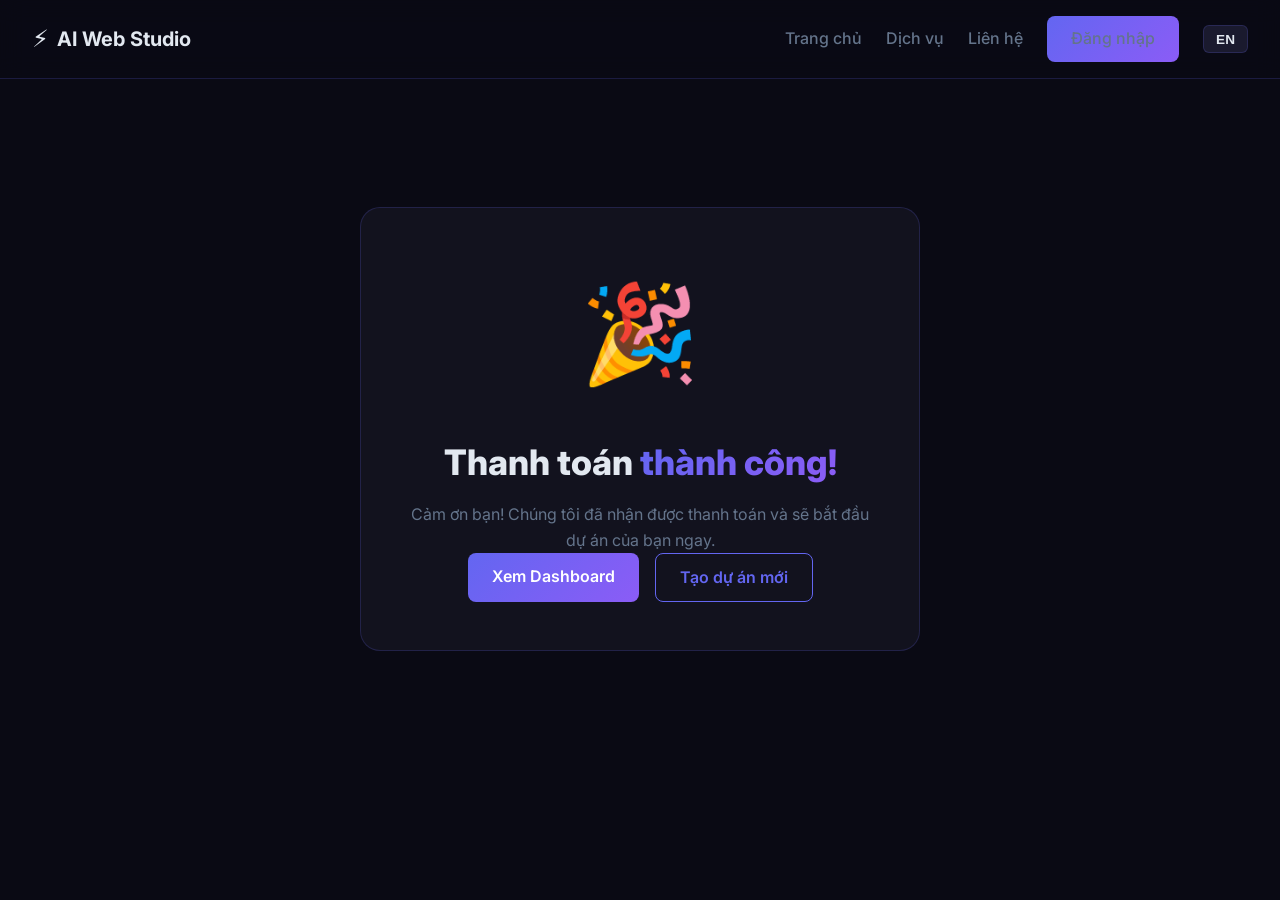
<file: success.html>
﻿<!DOCTYPE html>
<html lang="vi">
<head>
  <meta charset="UTF-8" />
  <meta name="viewport" content="width=device-width, initial-scale=1.0" />
  <title>AI Web Studio – Thanh toán thành công!</title>
  <link rel="preconnect" href="https://fonts.googleapis.com" />
  <link href="https://fonts.googleapis.com/css2?family=Inter:wght@400;500;600;700;800&display=swap" rel="stylesheet" />
  <link rel="stylesheet" href="/css/style.css" />
  <style>
    .confetti-container { position:fixed;top:0;left:0;width:100%;height:100%;pointer-events:none;overflow:hidden;z-index:9999; }
    .confetti-piece { position:absolute; width:10px; height:10px; opacity:0; animation:confettiFall linear forwards; }
    @keyframes confettiFall {
      0%   { opacity:1; top:-10px; transform:rotate(0deg) translateX(0); }
      100% { opacity:0; top:110vh; transform:rotate(720deg) translateX(var(--drift)); }
    }
    .success-icon { font-size:6rem; animation:popIn .5s cubic-bezier(.36,.07,.19,.97) both; display:block; margin-bottom:1.5rem; }
    @keyframes popIn { 0%{transform:scale(0) rotate(-10deg);opacity:0} 80%{transform:scale(1.15) rotate(3deg)} 100%{transform:scale(1) rotate(0);opacity:1} }
    .success-card { max-width:560px; width:100%; background:var(--surface); border:1px solid var(--border); border-radius:20px; padding:3rem; text-align:center; }
    .success-h1 { font-size:2.2rem; font-weight:800; margin-bottom:.75rem; }
    .success-h1 span { background:linear-gradient(135deg,var(--primary),var(--accent)); -webkit-background-clip:text; -webkit-text-fill-color:transparent; }
    .receipt-row { display:flex; justify-content:space-between; padding:.5rem 0; border-bottom:1px solid var(--border); font-size:.9rem; }
    .receipt-row:last-child { border-bottom:none; }
  </style>
</head>
<body>
  <nav id="nav"></nav>
  <div class="confetti-container" id="confetti"></div>

  <div class="page flex-center" style="min-height:90vh;padding:5rem 1.5rem 2rem;">
    <div class="success-card">
      <span class="success-icon" id="success-icon">🎉</span>
      <h1 class="success-h1" id="success_title">Thanh toán <span>thành công!</span></h1>
      <p class="text-muted mt-1 mb-4" id="success_sub">Cảm ơn bạn! Chúng tôi đã nhận được thanh toán và sẽ bắt đầu dự án của bạn ngay.</p>

      <div id="receipt" style="background:var(--surface2);border-radius:10px;padding:1.25rem;margin-bottom:2rem;text-align:left;"></div>

      <div style="display:flex;gap:1rem;justify-content:center;flex-wrap:wrap">
        <a href="/dashboard.html" class="btn-primary" id="btn_dashboard">Xem Dashboard</a>
        <a href="/new-project.html" class="btn-secondary" id="btn_new">Tạo dự án mới</a>
      </div>
    </div>
  </div>

  <script src="/js/supabase.min.js"></script>
  <script src="/js/config.js"></script>
  <script src="/js/page-success.js"></script>
</body>
</html>
</file>
<file: css/style.css>
/* ===== RESET & BASE ===== */
*, *::before, *::after { box-sizing: border-box; margin: 0; padding: 0; }

:root {
  --primary: #6366f1;
  --primary-dark: #4f46e5;
  --accent: #8b5cf6;
  --bg: #0a0a14;
  --surface: #12121e;
  --surface2: #1a1a2e;
  --border: rgba(99,102,241,.2);
  --text: #e2e8f0;
  --muted: #64748b;
  --success: #10b981;
  --danger: #ef4444;
  --radius: 12px;
  --shadow: 0 4px 24px rgba(0,0,0,.4);
}

html { scroll-behavior: smooth; }

body {
  font-family: 'Inter', system-ui, sans-serif;
  background: var(--bg);
  color: var(--text);
  line-height: 1.6;
  min-height: 100vh;
}

a { color: var(--primary); text-decoration: none; transition: color .2s; }
a:hover { color: var(--accent); }

img { max-width: 100%; }

/* ===== NAVBAR ===== */
#nav {
  position: fixed; top: 0; left: 0; right: 0; z-index: 1000;
  display: flex; align-items: center; justify-content: space-between;
  padding: 1rem 2rem;
  background: rgba(10,10,20,.85);
  backdrop-filter: blur(12px);
  border-bottom: 1px solid var(--border);
}

.nav-brand {
  font-size: 1.25rem; font-weight: 700; color: var(--text);
  display: flex; align-items: center; gap: .5rem;
}
.brand-icon { font-size: 1.5rem; }

.nav-links { display: flex; align-items: center; gap: 1.5rem; }
.nav-links a { color: var(--muted); font-weight: 500; }
.nav-links a:hover, .nav-links a.active { color: var(--text); }

.nav-toggle { display: none; background: none; border: none; color: var(--text); font-size: 1.5rem; cursor: pointer; }

@media (max-width: 768px) {
  .nav-toggle { display: block; }
  .nav-links {
    display: none; position: absolute; top: 100%; left: 0; right: 0;
    flex-direction: column; padding: 1.5rem 2rem; gap: 1rem;
    background: var(--surface); border-bottom: 1px solid var(--border);
  }
  #nav.open .nav-links { display: flex; }
}

/* ===== BUTTONS ===== */
.btn-primary {
  background: linear-gradient(135deg, var(--primary), var(--accent));
  color: #fff; border: none; border-radius: 8px;
  padding: .65rem 1.5rem; font-weight: 600; cursor: pointer;
  transition: opacity .2s, transform .1s;
  display: inline-block;
}
.btn-primary:hover { opacity: .9; transform: translateY(-1px); color: #fff; }
.btn-primary:active { transform: translateY(0); }

.btn-secondary {
  background: transparent; color: var(--primary);
  border: 1.5px solid var(--primary); border-radius: 8px;
  padding: .65rem 1.5rem; font-weight: 600; cursor: pointer;
  transition: background .2s, color .2s;
  display: inline-block;
}
.btn-secondary:hover { background: var(--primary); color: #fff; }

.btn-ghost {
  background: none; border: none; color: var(--muted);
  font-weight: 500; cursor: pointer; padding: .5rem; border-radius: 6px;
  transition: color .2s, background .2s;
}
.btn-ghost:hover { color: var(--text); background: var(--surface2); }

.btn-danger {
  background: var(--danger); color: #fff; border: none; border-radius: 8px;
  padding: .65rem 1.5rem; font-weight: 600; cursor: pointer;
  transition: opacity .2s;
}
.btn-danger:hover { opacity: .85; }

.btn-lg { padding: .9rem 2.5rem; font-size: 1.1rem; border-radius: 10px; }

.lang-toggle {
  background: var(--surface2); border: 1px solid var(--border);
  color: var(--text); border-radius: 6px; padding: .35rem .75rem;
  font-weight: 600; cursor: pointer; font-size: .85rem; transition: border-color .2s;
}
.lang-toggle:hover { border-color: var(--primary); }

/* ===== LAYOUT ===== */
.page { padding-top: 5rem; min-height: 100vh; }
.container { max-width: 1100px; margin: 0 auto; padding: 0 1.5rem; }
.section { padding: 5rem 0; }
.section-sm { padding: 3rem 0; }

.flex { display: flex; }
.flex-center { display: flex; align-items: center; justify-content: center; }
.flex-between { display: flex; align-items: center; justify-content: space-between; }
.gap-1 { gap: .5rem; } .gap-2 { gap: 1rem; } .gap-3 { gap: 1.5rem; } .gap-4 { gap: 2rem; }
.mt-1 { margin-top: .5rem; } .mt-2 { margin-top: 1rem; } .mt-3 { margin-top: 1.5rem; } .mt-4 { margin-top: 2rem; }
.mb-1 { margin-bottom: .5rem; } .mb-2 { margin-bottom: 1rem; }
.text-center { text-align: center; }
.text-muted { color: var(--muted); }
.text-sm { font-size: .875rem; }

/* ===== CARD ===== */
.card {
  background: var(--surface); border: 1px solid var(--border);
  border-radius: var(--radius); padding: 1.75rem;
  transition: border-color .2s, transform .2s;
}
.card:hover { border-color: rgba(99,102,241,.45); }

/* ===== GRID ===== */
.grid-2 { display: grid; grid-template-columns: repeat(2, 1fr); gap: 1.5rem; }
.grid-3 { display: grid; grid-template-columns: repeat(3, 1fr); gap: 1.5rem; }
.grid-4 { display: grid; grid-template-columns: repeat(4, 1fr); gap: 1.5rem; }

@media (max-width: 900px) { .grid-3, .grid-4 { grid-template-columns: repeat(2, 1fr); } }
@media (max-width: 600px) { .grid-2, .grid-3, .grid-4 { grid-template-columns: 1fr; } }

/* ===== HERO ===== */
.hero {
  min-height: 92vh; display: flex; align-items: center;
  background: radial-gradient(ellipse 80% 60% at 50% 0%, rgba(99,102,241,.15) 0%, transparent 70%);
  text-align: center;
}
.hero-badge {
  display: inline-flex; align-items: center; gap: .5rem;
  background: rgba(99,102,241,.15); border: 1px solid rgba(99,102,241,.3);
  border-radius: 999px; padding: .4rem 1rem; font-size: .85rem;
  color: var(--primary); margin-bottom: 1.5rem;
}
.hero h1 { font-size: clamp(2.5rem, 6vw, 4.5rem); font-weight: 800; line-height: 1.1; margin-bottom: 1.5rem; }
.hero h1 span { background: linear-gradient(135deg, var(--primary), var(--accent)); -webkit-background-clip: text; -webkit-text-fill-color: transparent; }
.hero p { font-size: 1.2rem; color: var(--muted); max-width: 600px; margin: 0 auto 2.5rem; }
.hero-cta { display: flex; gap: 1rem; justify-content: center; flex-wrap: wrap; }

/* ===== SECTION TITLE ===== */
.section-title { font-size: clamp(1.8rem, 4vw, 2.8rem); font-weight: 700; margin-bottom: .75rem; }
.section-sub { color: var(--muted); font-size: 1.1rem; max-width: 550px; margin: 0 auto 3rem; }

/* ===== FORM ===== */
.form-group { margin-bottom: 1.25rem; }
.form-group label { display: block; font-weight: 500; margin-bottom: .4rem; font-size: .9rem; }
.form-control {
  width: 100%; background: var(--surface2); border: 1.5px solid var(--border);
  color: var(--text); border-radius: 8px; padding: .75rem 1rem;
  font-size: 1rem; transition: border-color .2s;
  font-family: inherit;
}
.form-control:focus { outline: none; border-color: var(--primary); }
textarea.form-control { resize: vertical; min-height: 120px; }
.form-control::placeholder { color: var(--muted); }

/* ===== BADGE / STATUS ===== */
.badge {
  display: inline-block; border-radius: 999px; padding: .25rem .75rem;
  font-size: .78rem; font-weight: 600;
}
.badge-pending  { background: rgba(251,191,36,.15); color: #fbbf24; }
.badge-quoted   { background: rgba(99,102,241,.15); color: #818cf8; }
.badge-signed   { background: rgba(16,185,129,.15); color: #10b981; }
.badge-paid     { background: rgba(16,185,129,.25); color: #34d399; }

/* ===== ALERT ===== */
.alert { border-radius: 8px; padding: 1rem 1.25rem; font-size: .95rem; margin-bottom: 1rem; }
.alert-error   { background: rgba(239,68,68,.12); border: 1px solid rgba(239,68,68,.3); color: #fca5a5; }
.alert-success { background: rgba(16,185,129,.12); border: 1px solid rgba(16,185,129,.3); color: #6ee7b7; }
.alert-info    { background: rgba(99,102,241,.12); border: 1px solid rgba(99,102,241,.3); color: #a5b4fc; }

/* ===== SPINNER ===== */
.spinner {
  width: 36px; height: 36px; border: 3px solid var(--border);
  border-top-color: var(--primary); border-radius: 50%;
  animation: spin .7s linear infinite; margin: 2rem auto;
}
@keyframes spin { to { transform: rotate(360deg); } }

/* ===== FOOTER ===== */
footer {
  background: var(--surface); border-top: 1px solid var(--border);
  padding: 2.5rem 0; text-align: center; color: var(--muted);
}
footer .footer-brand { font-size: 1.2rem; font-weight: 700; color: var(--text); margin-bottom: .5rem; }

/* ===== CANVAS SIGNATURE ===== */
#signatureCanvas {
  border: 2px solid var(--border); border-radius: 8px;
  background: #fff; cursor: crosshair; display: block; width: 100%; touch-action: none;
}
#signatureCanvas.signed { border-color: var(--success); }

/* ===== SUCCESS ANIMATION ===== */
.success-page { display: flex; flex-direction: column; align-items: center; justify-content: center; min-height: 80vh; text-align: center; }
.confetti-burst { font-size: 5rem; animation: burst .5s ease-out; }
@keyframes burst { 0%{transform:scale(0) rotate(-20deg);opacity:0} 70%{transform:scale(1.2) rotate(5deg)} 100%{transform:scale(1) rotate(0);opacity:1} }

.fireworks { position: fixed; top: 0; left: 0; width: 100%; height: 100%; pointer-events: none; overflow: hidden; }
.spark {
  position: absolute; width: 8px; height: 8px; border-radius: 50%;
  animation: sparkfly 1.4s ease-out forwards;
}
@keyframes sparkfly {
  0%   { transform: translate(0,0) scale(1); opacity: 1; }
  100% { transform: translate(var(--dx), var(--dy)) scale(0); opacity: 0; }
}

/* ===== QUOTE PAGE ===== */
.quote-section { background: var(--surface2); border-radius: var(--radius); padding: 2rem; margin: 1.5rem 0; }
.quote-line { display: flex; justify-content: space-between; padding: .6rem 0; border-bottom: 1px solid var(--border); }
.quote-line:last-child { border-bottom: none; }
.quote-total { font-size: 1.4rem; font-weight: 700; color: var(--primary); }

/* ===== TIMELINE / STEPS ===== */
.steps { display: flex; gap: 0; counter-reset: step; }
.step { flex: 1; text-align: center; position: relative; }
.step::before {
  counter-increment: step; content: counter(step);
  display: flex; align-items: center; justify-content: center;
  width: 42px; height: 42px; border-radius: 50%;
  background: linear-gradient(135deg, var(--primary), var(--accent));
  color: #fff; font-weight: 700; margin: 0 auto 1rem;
  position: relative; z-index: 1;
}
.step::after {
  content: ''; position: absolute; top: 21px; left: 50%; right: -50%;
  height: 2px; background: var(--border); z-index: 0;
}
.step:last-child::after { display: none; }
.step h4 { font-size: .95rem; font-weight: 600; }
.step p { font-size: .82rem; color: var(--muted); margin-top: .25rem; }

@media (max-width: 600px) { .steps { flex-direction: column; gap: 1rem; } .step::after { display: none; } }

/* ===== MISC ===== */
.divider { height: 1px; background: var(--border); margin: 2rem 0; }
.empty-state { text-align: center; padding: 4rem 2rem; color: var(--muted); }
.empty-state .icon { font-size: 3rem; margin-bottom: 1rem; }
</file>
